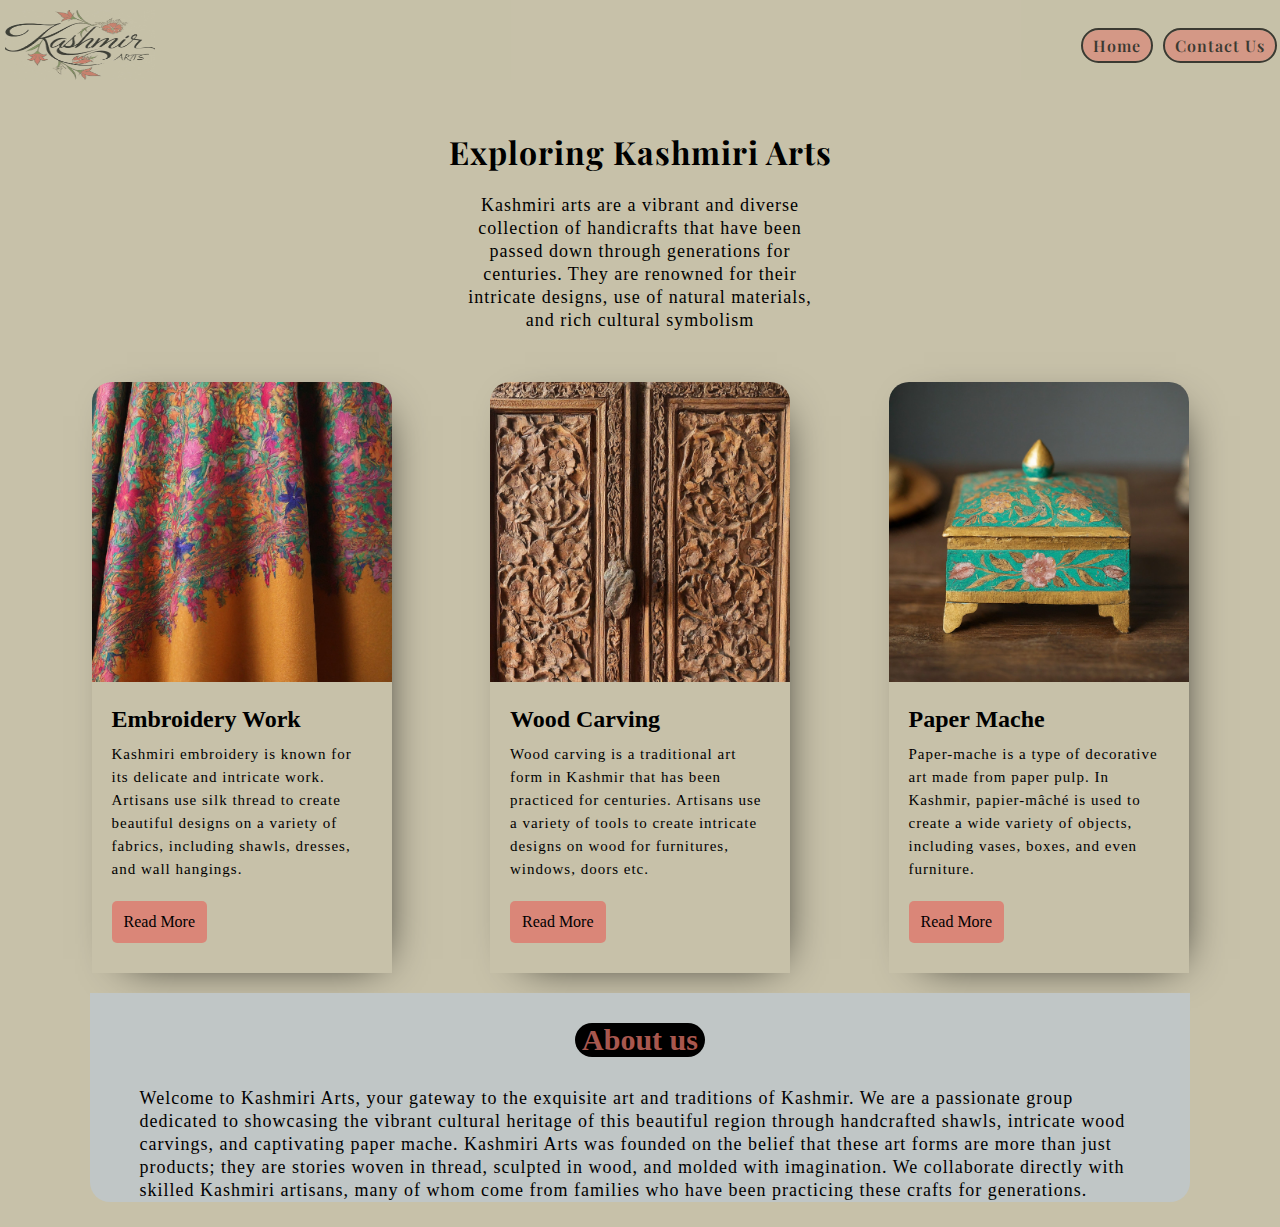
<file: index.html>
<!DOCTYPE html>
<html>

<head>
    <meta charset="UTF-8">
    <title>kashmir arts</title>
    <link rel="stylesheet" href="kashmir.css">
</head>

<body>
    <nav>
        <div class="cen">
            <img id="image" src="logo.jpg" alt="Image of kashmir arts logo.">
        </div>
        <div class="cen">
            <ul>
                <a class="visited" href="./index.html">Home</a>
                <a class="visited" href="./contact.html">contact us</a>
                <ul>
        </div>

    </nav>
    <main>
        <section id="main">
            <div id="text-container">
                <h1>Exploring Kashmiri Arts</h1>
                <p>Kashmiri arts are a vibrant and diverse collection of handicrafts that have been passed down
                    through generations for centuries. They are renowned for their intricate designs, use of
                    natural materials, and rich cultural symbolism</p>
            </div>
        </section>
        <section id="grid">
            <div class="card">
                <img src="embroidery.jfif">
                <h2>Embroidery Work</h2>
                <p>Kashmiri embroidery is known for its delicate and intricate work. Artisans use silk thread to
                    create beautiful designs on a variety of fabrics, including shawls, dresses, and wall
                    hangings.</p>
                <a href="#" target="_blank">Read More</a>
            </div>
            <div class="card">
                <img src="wood_carv.jpg">
                <h2>Wood Carving</h2>
                <p>Wood carving is a traditional art form in Kashmir that has been practiced for centuries.
                    Artisans use a variety of tools to create intricate designs on wood for furnitures, windows,
                    doors etc.</p>
                <a href="#" target="_blank">Read More</a>
            </div>
            <div class="card">
                <img src="paper_mache.jfif">
                <h2>Paper Mache</h2>
                <p>Paper-mache is a type of decorative art made from paper pulp. In Kashmir, papier-mâché is
                    used to create a wide variety of objects, including vases, boxes, and even furniture.</p>
                <a href="#" target="_blank">Read More</a>
            </div>

        </section>
    </main>
    <footer>
        <div>
            <h3>About us</h3>
            <p>Welcome to Kashmiri Arts, your gateway to the exquisite art and traditions of Kashmir. We are a
                passionate group dedicated to showcasing the vibrant cultural heritage of this beautiful region
                through handcrafted shawls, intricate wood carvings, and captivating paper mache. Kashmiri Arts
                was founded on the belief that these art forms are more than just products; they are stories
                woven in thread, sculpted in wood, and molded with imagination. We collaborate directly with
                skilled Kashmiri artisans, many of whom come from families who have been practicing these crafts
                for generations.</p>
        </div>
    </footer>
</body>

</html>
</file>
<file: kashmir.css>
@import url('https://fonts.googleapis.com/css2?family=Playfair+Display:ital,wght@0,400..900;1,400..900&display=swap');

#image {
    display: block;
    width: 150px;
    height: 70px;
    margin-left: 5px;
}

li {
    text-decoration: none;
    text-align: none;
}

.cen {
    display: flex;
    align-items: center;
    height: 70px;
}

body {
    background: #c7c1a9;
    padding: 0;
    margin: 0;
}

nav {
    display: flex;
    justify-content: space-between;
    padding: 10px 0 0 0;
    position: sticky;
    top: 0;
    background: #c7c1a9;
    z-index: 10;
    opacity: 0.7;
}

nav a {
    color: black;
    text-decoration: none;
    font-family: "Playfair Display", serif;
    font-optical-sizing: auto;
    font-style: normal;
    font-weight: 600;
    letter-spacing: 1px;
    text-transform: capitalize;
    padding: 5px 10px;
    margin: 5px;
    border-radius: 20px;


}

nav a:hover {
    outline: 2px solid black;
}

.visited {
    background-color: #e07569c3;
    outline: 2px solid black;
}

#text-container {
    margin: 50px auto;
    width: 450px;
    border-radius: 10px 10px 0 0;
    text-align: center;
}

h1 {
    font-family: "Playfair Display", serif;
    letter-spacing: 1px;
    font-size: 32px;
    z-index: -1;
}

p {
    font-family: 'Times New Roman', Times, serif;
    margin: 0 50px;
    letter-spacing: 1px;
    line-height: 23px;
    font-size: 18px;
}

.card {
    width: 300px;
    border-radius: 20px 20px 0px 0px;
    overflow: hidden;
    box-shadow: 11px 10px 43px -24px rgba(0, 0, 0, 1);
    padding-bottom: 30px;
}

.card img {
    width: inherit;
    height: 300px;
}

#grid {
    display: flex;
    justify-content: space-evenly;
    gap: 7px;
    margin-top: 10px;
    margin-bottom: 20px;

}

.card h2 {
    padding: 20px;
    padding-bottom: 10px;
    margin: 0;
}

.card p {
    margin: 0;
    padding: 20px;
    padding-top: 0;
    font-size: 15px;
}

.card a {
    display: inline-block;
    border: 2px solid transparent;
    padding: 10px 10px;
    background-color: #e07569c3;
    border-radius: 5px;
    margin: 0 20px;
    color: black;
    text-decoration: none;

}

.card a:hover {
    border: 2px solid black;
    box-shadow: darkcyan;
}

footer {
    display: flex;
    justify-content: center;
    margin-bottom: 25px;
}

footer div {
    max-width: 86%;
    background-color: rgb(192, 198, 198);
    border-radius: 0 0 20px 20px;
    display: flex;
    flex-direction: column;
    align-items: center;
}

footer div h3 {
    width: fit-content;
    padding: 0 7px;
    color: #e07569c3;
    font-size: 30px;
    background-color: black;
    border-radius: 20px;
}

footer div p {
    text-wrap: pretty;
}

@media (orientation:portrait) {
    #grid {
        display: flex;
        gap: 20px;
        flex-direction: column;
        align-items: center;
    }
}
</file>
